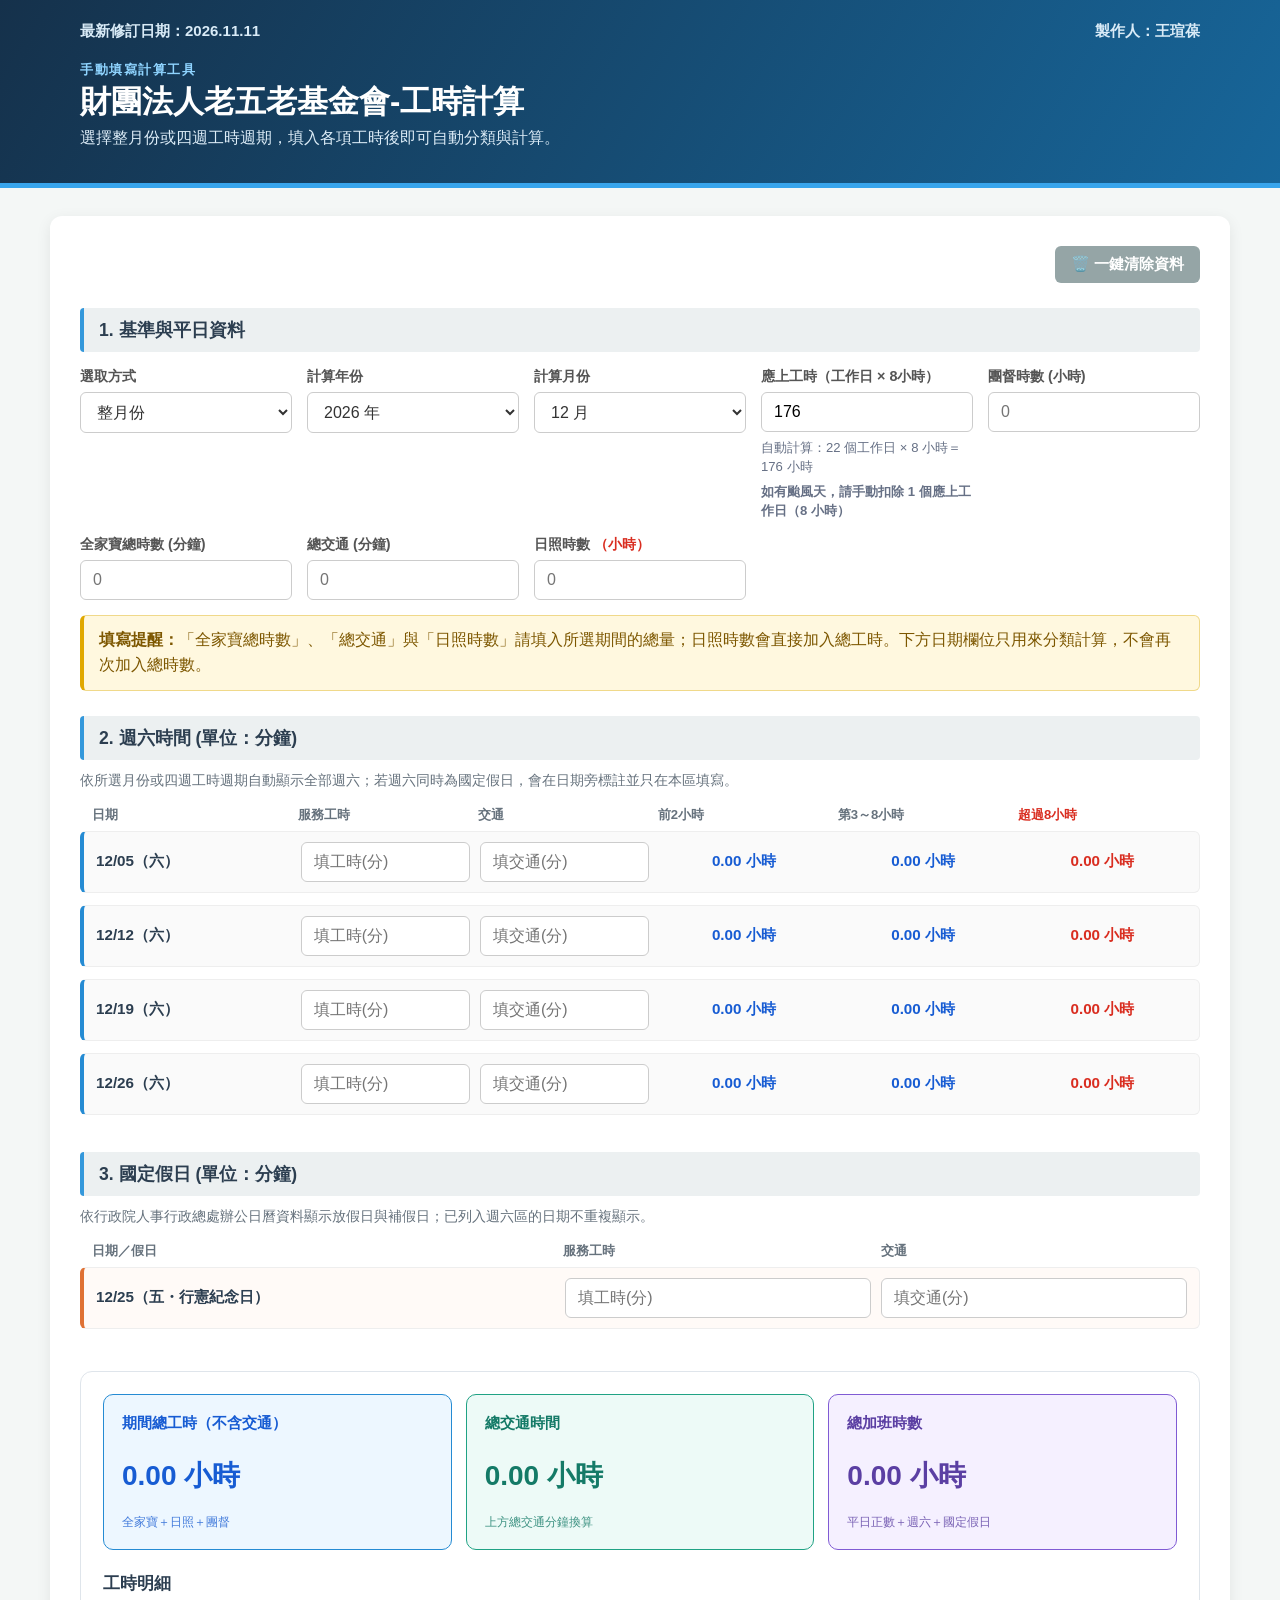
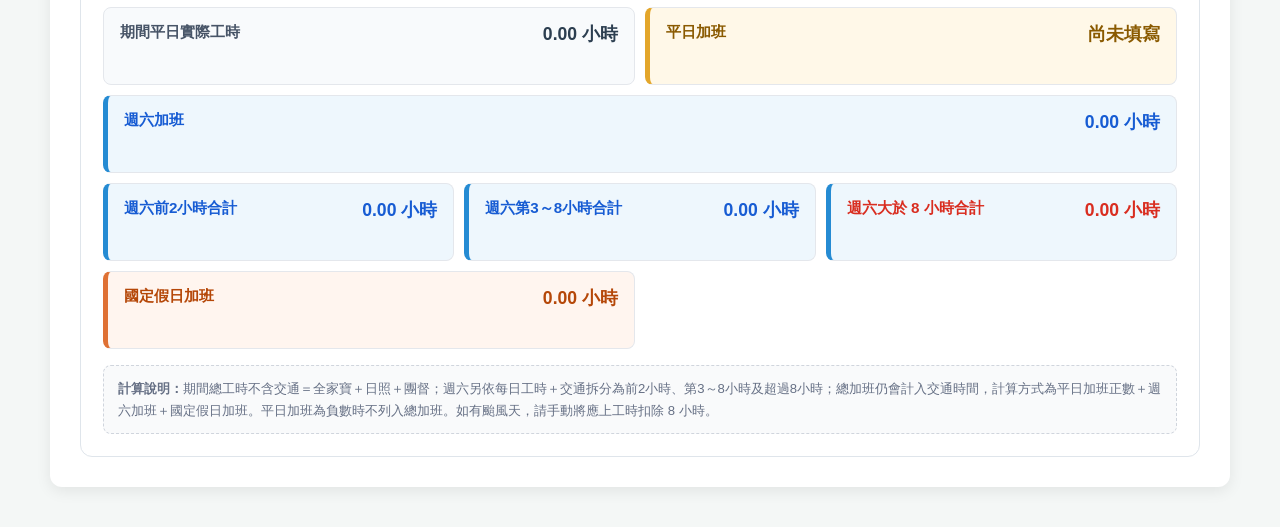
<file: index.html>
<!DOCTYPE html>
<html lang="zh-TW">
<head>
    <meta charset="UTF-8">
    <meta name="viewport" content="width=device-width, initial-scale=1.0">
    <title>財團法人老五老基金會-工時計算</title>
    <style>
        :root {
            --primary-color: #2c3e50;
            --accent-color: #3498db;
            --warning-color: #e74c3c;
            --success-color: #2ecc71;
            --bg-color: #f4f7f6;
        }

        body {
            font-family: -apple-system, BlinkMacSystemFont, "Segoe UI", Roboto, "Helvetica Neue", Arial, sans-serif;
            background-color: var(--bg-color);
            margin: 0;
            padding: 0 0 40px;
            color: #333;
        }

        .hero {
            background: linear-gradient(120deg, #15314b, #17669a);
            color: #fff;
            padding: 22px 0 34px;
            border-bottom: 5px solid #38a5ec;
        }

        .hero-wrap {
            width: min(1120px, calc(100% - 48px));
            margin: 0 auto;
        }

        .hero-meta {
            display: flex;
            justify-content: space-between;
            gap: 18px;
            margin-bottom: 20px;
            color: #d9ebf7;
            font-size: 15px;
            font-weight: 750;
        }

        .hero h1 {
            margin: 2px 0 5px;
            font-size: 31px;
        }

        .hero p {
            margin: 0;
            color: #dcecf7;
        }

        .hero .eyebrow {
            color: #8fd4ff;
            font-weight: 800;
            letter-spacing: .12em;
            font-size: 13px;
        }

        .container {
            max-width: 1120px;
            margin: 28px auto 0;
            background: #ffffff;
            padding: 30px;
            border-radius: 12px;
            box-shadow: 0 4px 15px rgba(0, 0, 0, 0.08);
        }

        .header-actions {
            display: flex;
            justify-content: flex-end;
            margin-bottom: 10px;
        }

        .clear-btn {
            background-color: #95a5a6;
            color: white;
            border: none;
            padding: 8px 16px;
            border-radius: 6px;
            cursor: pointer;
            font-size: 0.95rem;
            font-weight: bold;
            transition: background-color 0.2s;
            display: flex;
            align-items: center;
            gap: 5px;
        }

        .clear-btn:hover {
            background-color: #7f8c8d;
        }

        .section-title {
            font-size: 1.1rem;
            font-weight: bold;
            color: var(--primary-color);
            margin-top: 25px;
            margin-bottom: 15px;
            background-color: #ecf0f1;
            padding: 10px 15px;
            border-left: 4px solid var(--accent-color);
            border-radius: 4px;
        }

        .input-grid {
            display: grid;
            grid-template-columns: repeat(auto-fit, minmax(180px, 1fr));
            gap: 15px;
        }

        .input-group {
            display: flex;
            flex-direction: column;
        }

        .range-start-field {
            grid-column: span 2;
        }

        .is-hidden {
            display: none !important;
        }

        select {
            padding: 10px 12px;
            border: 1px solid #ccc;
            border-radius: 6px;
            font-size: 1rem;
            background-color: #fff;
            color: #333;
        }

        select:focus {
            outline: none;
            border-color: var(--accent-color);
            background-color: #f0f8ff;
        }

        .input-notice {
            margin-top: 15px;
            padding: 12px 15px;
            color: #7d5700;
            background-color: #fff8df;
            border: 1px solid #f0d98a;
            border-left: 4px solid #e0a800;
            border-radius: 6px;
            line-height: 1.55;
        }

        .calendar-note {
            margin: -5px 0 15px;
            color: #66727d;
            font-size: 0.88rem;
            line-height: 1.5;
        }

        .empty-state {
            padding: 14px;
            color: #6c757d;
            background-color: #fafafa;
            border: 1px dashed #ccd2d7;
            border-radius: 6px;
            text-align: center;
        }

        .time-entry-header,
        .time-entry-row {
            display: grid;
            gap: 10px;
            align-items: center;
        }

        .time-entry-header {
            padding: 0 12px 7px;
            color: #66727d;
            font-size: 0.82rem;
            font-weight: 700;
        }

        .saturday-time-header,
        .saturday-time-row {
            grid-template-columns: minmax(145px, 1.15fr) repeat(5, minmax(105px, 1fr));
        }

        .holiday-time-header,
        .holiday-time-row {
            grid-template-columns: minmax(260px, 1.5fr) repeat(2, minmax(150px, 1fr));
        }

        .time-entry-row {
            margin-bottom: 12px;
            background-color: #fafafa;
            padding: 10px 12px;
            border-radius: 6px;
            border: 1px solid #eee;
        }

        .saturday-time-row { border-left: 4px solid #258bd3; }
        .holiday-time-row { border-left: 4px solid #df7134; background-color: #fffaf7; }

        .time-entry-row label {
            margin: 0;
            color: #2c3e50;
            font-weight: bold;
            font-size: 0.95rem;
        }

        .tier-value {
            color: #175cd3;
            font-size: 0.95rem;
            font-weight: 750;
            text-align: center;
            white-space: nowrap;
        }

        .tier-value.over-eight {
            color: #d92d20;
        }

        label {
            font-size: 0.9rem;
            margin-bottom: 6px;
            color: #555;
            font-weight: 600;
        }

        .unit-warning {
            color: #d92d20;
            font-weight: 700;
        }

        input {
            padding: 10px 12px;
            border: 1px solid #ccc;
            border-radius: 6px;
            font-size: 1rem;
            transition: border-color 0.2s;
            width: 100%;
            box-sizing: border-box;
        }

        input:focus {
            outline: none;
            border-color: var(--accent-color);
            background-color: #f0f8ff;
        }

        .field-help {
            margin-top: 6px;
            color: #667085;
            font-size: 0.82rem;
            line-height: 1.45;
        }

        .period-error {
            display: none;
            margin-top: 12px;
            padding: 10px 12px;
            color: #b42318;
            background-color: #fee4e2;
            border: 1px solid #fda29b;
            border-radius: 6px;
            font-size: 0.9rem;
        }

        .alert-container {
            display: flex;
            flex-direction: column;
            gap: 8px;
            margin-bottom: 15px;
        }
        
        .inline-alert {
            color: var(--warning-color);
            background-color: #fde8e8;
            padding: 10px 15px;
            border-radius: 6px;
            font-size: 0.95rem;
            border-left: 4px solid var(--warning-color);
            animation: fadeIn 0.3s ease-in-out;
        }

        @keyframes fadeIn {
            from { opacity: 0; transform: translateY(-5px); }
            to { opacity: 1; transform: translateY(0); }
        }

        .results-card {
            background-color: #ffffff;
            border-radius: 12px;
            padding: 22px;
            margin-top: 30px;
            border: 1px solid #dfe5eb;
        }

        .summary-grid {
            display: grid;
            grid-template-columns: repeat(3, minmax(0, 1fr));
            gap: 14px;
        }

        .summary-card {
            min-height: 118px;
            padding: 18px;
            border: 1px solid;
            border-radius: 10px;
            display: flex;
            flex-direction: column;
            justify-content: space-between;
        }

        .summary-card.total {
            color: #175cd3;
            background-color: #edf7ff;
            border-color: #258bd3;
        }

        .summary-card.transport {
            color: #147a67;
            background-color: #edfaf7;
            border-color: #20a284;
        }

        .summary-card.overtime {
            color: #5b3fa3;
            background-color: #f5f0ff;
            border-color: #805bd4;
        }

        .summary-label {
            font-size: 0.95rem;
            font-weight: 700;
        }

        .summary-value {
            margin-top: 12px;
            font-size: 1.75rem;
            font-weight: bold;
            line-height: 1.15;
            transition: color 0.3s;
        }

        .summary-help {
            margin-top: 8px;
            font-size: 0.78rem;
            color: currentColor;
            opacity: 0.8;
        }

        .detail-section {
            margin-top: 22px;
        }

        .detail-heading {
            margin: 0 0 12px;
            color: var(--primary-color);
            font-size: 1.05rem;
        }

        .detail-grid {
            display: grid;
            grid-template-columns: repeat(6, minmax(0, 1fr));
            gap: 10px;
        }

        .detail-item {
            grid-column: span 3;
            display: flex;
            align-items: flex-start;
            justify-content: space-between;
            gap: 16px;
            min-height: 48px;
            padding: 14px 16px;
            background-color: #f8fafc;
            border: 1px solid #e4e7ec;
            border-radius: 8px;
        }

        .detail-item.saturday-total-row {
            grid-column: 1 / -1;
        }

        .detail-item.saturday-tier-detail {
            grid-column: span 2;
        }

        .detail-item.weekday-overtime-detail {
            border-left: 5px solid #e3a62b;
            background-color: #fff8e8;
        }

        .detail-item.saturday-detail {
            border-left: 5px solid #258bd3;
            background-color: #eef7fd;
        }

        .detail-item.holiday-detail {
            border-left: 5px solid #df7134;
            background-color: #fff5ef;
        }

        .detail-item.weekday-overtime-detail .detail-label,
        .detail-item.weekday-overtime-detail .detail-value { color: #8a5a00; }
        .detail-item.saturday-detail .detail-label,
        .detail-item.saturday-detail .detail-value { color: #175cd3; }
        .detail-item.holiday-detail .detail-label,
        .detail-item.holiday-detail .detail-value { color: #b54708; }
        .detail-item.saturday-over8-detail .detail-label,
        .detail-item.saturday-over8-detail .detail-value { color: #d92d20; }

        .detail-label {
            color: #475467;
            font-size: 0.95rem;
            font-weight: 600;
        }

        .detail-value-wrap {
            text-align: right;
        }

        .detail-value {
            color: var(--primary-color);
            font-size: 1.1rem;
            font-weight: 700;
            white-space: nowrap;
        }

        .calculation-note {
            margin-top: 16px;
            padding: 12px 14px;
            color: #667085;
            background-color: #f9fafb;
            border: 1px dashed #d0d5dd;
            border-radius: 8px;
            font-size: 0.82rem;
            line-height: 1.65;
        }

        .shortage-label {
            display: none;
            margin-top: 7px;
            padding: 4px 10px;
            color: #b42318;
            background-color: #fee4e2;
            border: 1px solid #fda29b;
            border-radius: 999px;
            font-size: 0.88rem;
            font-weight: bold;
        }

        .alert-box {
            margin-top: 15px;
            padding: 15px;
            border-radius: 6px;
            font-weight: bold;
            text-align: center;
            display: none;
            font-size: 1.1rem;
        }

        .alert-box.danger {
            background-color: #fde8e8;
            color: var(--warning-color);
            border: 2px solid #f8b4b4;
            display: block;
            animation: blink 1s ease-in-out infinite alternate;
        }
        
        @keyframes blink {
            0% { box-shadow: 0 0 5px rgba(231, 76, 60, 0.2); }
            100% { box-shadow: 0 0 15px rgba(231, 76, 60, 0.8); }
        }

        @media (max-width: 600px) {
            .time-entry-header { display: none; }
            .time-entry-row {
                grid-template-columns: 1fr;
                gap: 8px;
                text-align: center;
            }
            .time-entry-row label {
                margin-bottom: 5px;
            }
        }
    </style>
</head>
<body>

<header class="hero">
    <div class="hero-wrap">
        <div class="hero-meta">
            <span>最新修訂日期：2026.11.11</span>
            <span>製作人：王瑄葆</span>
        </div>
        <p class="eyebrow">手動填寫計算工具</p>
        <h1>財團法人老五老基金會-工時計算</h1>
        <p>選擇整月份或四週工時週期，填入各項工時後即可自動分類與計算。</p>
    </div>
</header>

<div class="container">
    <div class="header-actions">
        <button class="clear-btn" onclick="clearFields()">🗑️ 一鍵清除資料</button>
    </div>

    <div class="section-title">1. 基準與平日資料</div>
    <div class="input-grid">
        <div class="input-group">
            <label for="periodMode">選取方式</label>
            <select id="periodMode" onchange="handleModeChange()">
                <option value="month" selected>整月份</option>
                <option value="range">四週工時</option>
            </select>
        </div>
        <div class="input-group month-period-field">
            <label for="calendarYear">計算年份</label>
            <select id="calendarYear" onchange="handlePeriodChange()"></select>
        </div>
        <div class="input-group month-period-field">
            <label for="calendarMonth">計算月份</label>
            <select id="calendarMonth" onchange="handlePeriodChange()"></select>
        </div>
        <div class="input-group range-period-field range-start-field is-hidden">
            <label for="rangeStart">週期第一天</label>
            <select id="rangeStart" onchange="handleFourWeekStartChange()"></select>
        </div>
        <div class="input-group range-period-field is-hidden">
            <label for="rangeEnd">週期結束日（自動）</label>
            <input type="text" id="rangeEnd" readonly aria-readonly="true">
        </div>
        <div class="input-group">
            <label for="requiredHours">應上工時（工作日 × 8小時）</label>
            <input type="number" id="requiredHours" min="0" max="20000" step="0.01" value="0" oninput="handleRequiredHoursInput()">
            <span id="workdaySummary" class="field-help"></span>
            <span class="field-help unit-warning">如有颱風天，請手動扣除 1 個應上工作日（8 小時）</span>
        </div>
        <div class="input-group">
            <label for="groupSupHours">團督時數 (小時)</label>
            <input type="number" id="groupSupHours" placeholder="0" min="0" max="744" step="0.01" oninput="validateNumber(this); calculateHours()">
        </div>
        <div class="input-group">
            <label for="weekdayMin">全家寶總時數 (分鐘)</label>
            <input type="number" id="weekdayMin" placeholder="0" min="0" max="44640" step="1" oninput="validateNumber(this); calculateHours()">
        </div>
        <div class="input-group">
            <label for="transportMin">總交通 (分鐘)</label>
            <input type="number" id="transportMin" placeholder="0" min="0" max="44640" step="1" oninput="validateNumber(this); calculateHours()">
        </div>
        <div class="input-group">
            <label for="daycareHours">日照時數 <span class="unit-warning">（小時）</span></label>
            <input type="number" id="daycareHours" placeholder="0" min="0" max="744" step="0.01" oninput="validateNumber(this); calculateHours()">
        </div>
    </div>

    <div id="periodError" class="period-error" role="alert"></div>

    <div class="input-notice">
        <strong>填寫提醒：</strong>「全家寶總時數」、「總交通」與「日照時數」請填入所選期間的總量；日照時數會直接加入總工時。下方日期欄位只用來分類計算，不會再次加入總時數。
    </div>

    <div class="section-title">2. 週六時間 (單位：分鐘)</div>
    <div class="calendar-note">依所選月份或四週工時週期自動顯示全部週六；若週六同時為國定假日，會在日期旁標註並只在本區填寫。</div>
    <div class="time-entry-header saturday-time-header" aria-hidden="true"><span>日期</span><span>服務工時</span><span>交通</span><span>前2小時</span><span>第3～8小時</span><span class="unit-warning">超過8小時</span></div>
    <div id="saturdayContainer"></div>
    <!-- 週六超時警告專區 -->
    <div id="saturdayAlerts" class="alert-container"></div>

    <div class="section-title">3. 國定假日 (單位：分鐘)</div>
    <div class="calendar-note">依行政院人事行政總處辦公日曆資料顯示放假日與補假日；已列入週六區的日期不重複顯示。</div>
    <div class="time-entry-header holiday-time-header" aria-hidden="true"><span>日期／假日</span><span>服務工時</span><span>交通</span></div>
    <div id="holidayContainer"></div>
    <!-- 國定假日超時警告專區 -->
    <div id="holidayAlerts" class="alert-container"></div>

    <!-- 計算結果面板 -->
    <div class="results-card">
        <div class="summary-grid">
            <div class="summary-card total">
                <span class="summary-label">期間總工時（不含交通）</span>
                <span class="summary-value" id="grandTotal">0.00 小時</span>
                <span class="summary-help">全家寶＋日照＋團督</span>
            </div>
            <div class="summary-card transport">
                <span class="summary-label">總交通時間</span>
                <span class="summary-value" id="transportTotal">0.00 小時</span>
                <span class="summary-help">上方總交通分鐘換算</span>
            </div>
            <div class="summary-card overtime">
                <span class="summary-label">總加班時數</span>
                <span class="summary-value" id="overtimeTotal">0.00 小時</span>
                <span class="summary-help">平日正數＋週六＋國定假日</span>
            </div>
        </div>

        <div class="detail-section">
            <h3 class="detail-heading">工時明細</h3>
            <div class="detail-grid">
                <div class="detail-item">
                    <span class="detail-label">期間平日實際工時</span>
                    <div class="detail-value-wrap"><span class="detail-value" id="weekdayTotal">0.00 小時</span></div>
                </div>
                <div class="detail-item weekday-overtime-detail">
                    <span class="detail-label">平日加班</span>
                    <div class="detail-value-wrap">
                        <span class="detail-value" id="weekdayOvertimeDisplay">0.00 小時</span>
                        <div id="weekdayShortageLabel" class="shortage-label">應上不足</div>
                    </div>
                </div>
                <div class="detail-item saturday-detail saturday-total-row">
                    <span class="detail-label">週六加班</span>
                    <div class="detail-value-wrap"><span class="detail-value" id="saturdayTotal">0.00 小時</span></div>
                </div>
                <div class="detail-item saturday-detail saturday-tier-detail">
                    <span class="detail-label">週六前2小時合計</span>
                    <div class="detail-value-wrap"><span class="detail-value" id="saturdayTier1Total">0.00 小時</span></div>
                </div>
                <div class="detail-item saturday-detail saturday-tier-detail">
                    <span class="detail-label">週六第3～8小時合計</span>
                    <div class="detail-value-wrap"><span class="detail-value" id="saturdayTier2Total">0.00 小時</span></div>
                </div>
                <div class="detail-item saturday-detail saturday-tier-detail saturday-over8-detail">
                    <span class="detail-label">週六大於 8 小時合計</span>
                    <div class="detail-value-wrap"><span class="detail-value" id="saturdayOver8Total">0.00 小時</span></div>
                </div>
                <div class="detail-item holiday-detail">
                    <span class="detail-label">國定假日加班</span>
                    <div class="detail-value-wrap"><span class="detail-value" id="holidayTotal">0.00 小時</span></div>
                </div>
            </div>
        </div>

        <div class="calculation-note">
            <strong>計算說明：</strong>期間總工時不含交通＝全家寶＋日照＋團督；週六另依每日工時＋交通拆分為前2小時、第3～8小時及超過8小時；總加班仍會計入交通時間，計算方式為平日加班正數＋週六加班＋國定假日加班。平日加班為負數時不列入總加班。如有颱風天，請手動將應上工時扣除 8 小時。
        </div>

        <div id="alertBox" class="alert-box"></div>
    </div>
</div>

<script src="holidays.js?v=20261006-1"></script>
<script>
    const officialHolidays = window.OFO_HOLIDAYS;

    let activePeriod = null;

    function initializeCalendarSelectors() {
        const yearSelect = document.getElementById('calendarYear');
        const monthSelect = document.getElementById('calendarMonth');
        const rangeStart = document.getElementById('rangeStart');
        const rangeEnd = document.getElementById('rangeEnd');
        const today = new Date();
        const supportedYears = Object.keys(officialHolidays).map(Number);
        const defaultYear = supportedYears.includes(today.getFullYear())
            ? today.getFullYear()
            : supportedYears[supportedYears.length - 1];

        yearSelect.innerHTML = supportedYears
            .map(year => `<option value="${year}"${year === defaultYear ? ' selected' : ''}>${year} 年</option>`)
            .join('');
        monthSelect.innerHTML = Array.from({ length: 12 }, (_, index) => {
            const month = index + 1;
            const selected = month === today.getMonth() + 1 ? ' selected' : '';
            return `<option value="${month}"${selected}>${month} 月</option>`;
        }).join('');

        const min = new Date(Date.UTC(supportedYears[0],0,1));
        const max = new Date(Date.UTC(supportedYears.at(-1),11,31));
        const anchor = new Date('2026-07-19T00:00:00Z');
        const span = 28 * 86400000;
        const first = new Date(+anchor + Math.ceil((min-anchor)/span)*span);
        const options = [];
        for(let date=+first;date+27*86400000<=max;date+=span) {
            const value=new Date(date).toISOString().slice(0,10);
            const end=new Date(date+27*86400000).toISOString().slice(0,10);
            options.push('<option value="'+value+'">'+value+' ～ '+end+'</option>');
        }
        rangeStart.innerHTML=options.join('');
        setDefaultFourWeekPeriod();
    }

    function formatDateLabel(date, holidayName = '', includeYear = false) {
        const year = date.getUTCFullYear();
        const month = String(date.getUTCMonth() + 1).padStart(2, '0');
        const day = String(date.getUTCDate()).padStart(2, '0');
        const dateText = includeYear ? `${year}/${month}/${day}` : `${month}/${day}`;
        return `${dateText}（六${holidayName ? `・${holidayName}` : ''}）`;
    }

    function createTimeRow(prefix, index, label, category) {
        return `
            <div class="time-entry-row ${category === 'sat' ? 'saturday-time-row' : 'holiday-time-row'}">
                <label for="${prefix}W${index}">${label}</label>
                <input type="number" id="${prefix}W${index}" data-category="${category}" data-entry="work" data-label="${label}" aria-label="${label} 工時（分鐘）" placeholder="填工時(分)" min="0" max="1440" step="1" oninput="validateNumber(this); calculateHours()">
                <input type="number" id="${prefix}T${index}" data-category="${category}" data-entry="transport" data-label="${label}" aria-label="${label} 交通（分鐘）" placeholder="填交通(分)" min="0" max="1440" step="1" oninput="validateNumber(this); calculateHours()">
                ${category === 'sat' ? `<span class="tier-value" id="satTier1${index}" aria-label="${label} 前2小時">0.00 小時</span><span class="tier-value" id="satTier2${index}" aria-label="${label} 第3至8小時">0.00 小時</span><span class="tier-value over-eight" id="satOver8${index}" aria-label="${label} 超過8小時">0.00 小時</span>` : ''}
            </div>`;
    }

    function getEditableInputs() {
        return [...document.querySelectorAll('input[type="number"]:not(#requiredHours)')];
    }

    function hasEnteredData() {
        return getEditableInputs().some(input => input.value !== '');
    }

    function clearCalculationInputs() {
        getEditableInputs().forEach(input => input.value = '');
    }

    function setDefaultFourWeekPeriod() {
        const anchor = new Date('2026-07-19T00:00:00Z');
        const now = new Date();
        const today = new Date(Date.UTC(now.getFullYear(), now.getMonth(), now.getDate()));
        const cycleIndex = Math.floor((today - anchor) / (28 * 24 * 60 * 60 * 1000));
        const start = new Date(anchor);
        start.setUTCDate(start.getUTCDate() + cycleIndex * 28);
        const selector=document.getElementById('rangeStart');
        const options=[...selector.options];
        const value=start.toISOString().slice(0,10);
        selector.value=options.find(option=>option.value===value)?.value || (value<options[0].value?options[0].value:options.at(-1).value);
        syncFourWeekEnd();
    }

    function syncFourWeekEnd() {
        const startValue = document.getElementById('rangeStart').value;
        if (!startValue) {
            document.getElementById('rangeEnd').value = '';
            return;
        }
        const end = new Date(`${startValue}T00:00:00Z`);
        end.setUTCDate(end.getUTCDate() + 27);
        document.getElementById('rangeEnd').value = end.toISOString().slice(0, 10);
    }

    function handleFourWeekStartChange() {
        syncFourWeekEnd();
        handlePeriodChange();
    }

    function updatePeriodModeVisibility() {
        const isRange = document.getElementById('periodMode').value === 'range';
        document.querySelectorAll('.month-period-field').forEach(element => {
            element.classList.toggle('is-hidden', isRange);
        });
        document.querySelectorAll('.range-period-field').forEach(element => {
            element.classList.toggle('is-hidden', !isRange);
        });
    }

    function getPeriodSelection() {
        const mode = document.getElementById('periodMode').value;
        if (mode === 'range') {
            return {
                mode,
                start: document.getElementById('rangeStart').value,
                end: document.getElementById('rangeEnd').value
            };
        }

        return {
            mode,
            year: String(document.getElementById('calendarYear').value),
            month: String(document.getElementById('calendarMonth').value)
        };
    }

    function restorePeriodSelection(period) {
        if (!period) return;
        document.getElementById('periodMode').value = period.mode;
        if (period.mode === 'range') {
            document.getElementById('rangeStart').value = period.start;
            document.getElementById('rangeEnd').value = period.end;
        } else {
            document.getElementById('calendarYear').value = period.year;
            document.getElementById('calendarMonth').value = period.month;
        }
        updatePeriodModeVisibility();
        showPeriodError('');
    }

    function periodsEqual(first, second) {
        return JSON.stringify(first) === JSON.stringify(second);
    }

    function showPeriodError(message) {
        const error = document.getElementById('periodError');
        error.textContent = message;
        error.style.display = message ? 'block' : 'none';
    }

    function validatePeriod(period) {
        if (period.mode !== 'range') return '';
        if (!period.start || !period.end) return '請選擇四週週期的第一天。';

        const startInput = document.getElementById('rangeStart');
        if (![...startInput.options].some(option=>option.value===period.start)) {
            return '請選擇有效的四週週期。';
        }
        return '';
    }

    function handleModeChange() {
        if (document.getElementById('periodMode').value === 'range') {
            if (!document.getElementById('rangeStart').value) setDefaultFourWeekPeriod();
            syncFourWeekEnd();
        }
        updatePeriodModeVisibility();
        handlePeriodChange();
    }

    function handlePeriodChange() {
        const nextPeriod = getPeriodSelection();
        const validationMessage = validatePeriod(nextPeriod);
        if (validationMessage) {
            showPeriodError(validationMessage);
            return;
        }
        showPeriodError('');

        if (activePeriod && !periodsEqual(activePeriod, nextPeriod) && hasEnteredData()) {
            const confirmed = confirm('切換計算期間會清除目前已填寫的工時資料，確定要切換嗎？');
            if (!confirmed) {
                restorePeriodSelection(activePeriod);
                return;
            }
        }

        clearCalculationInputs();
        generatePeriodRows(nextPeriod);
    }

    function getPeriodBounds(period) {
        if (period.mode === 'range') {
            return {
                start: new Date(`${period.start}T00:00:00Z`),
                end: new Date(`${period.end}T00:00:00Z`)
            };
        }

        const year = Number(period.year);
        const month = Number(period.month);
        return {
            start: new Date(Date.UTC(year, month - 1, 1)),
            end: new Date(Date.UTC(year, month, 0))
        };
    }

    function generatePeriodRows(period = getPeriodSelection()) {
        const { start, end } = getPeriodBounds(period);
        const allHolidayEntries = Object.values(officialHolidays).flat();
        const holidayMap = new Map(allHolidayEntries);
        const allHolidayDates = new Set(holidayMap.keys());
        const periodHolidays = [...holidayMap.entries()].filter(([date]) => {
            const holidayDate = new Date(`${date}T00:00:00Z`);
            return holidayDate >= start && holidayDate <= end;
        });
        const saturdays = [];
        let workdayCount = 0;

        for (let date = new Date(start); date <= end; date.setUTCDate(date.getUTCDate() + 1)) {
            const isoDate = date.toISOString().slice(0, 10);
            if (date.getUTCDay() === 6) saturdays.push(new Date(date));
            if (date.getUTCDay() >= 1 && date.getUTCDay() <= 5 && !allHolidayDates.has(isoDate)) {
                workdayCount++;
            }
        }

        const requiredHours = workdayCount * 8;
        const requiredInput = document.getElementById('requiredHours');
        requiredInput.value = requiredHours;
        requiredInput.dataset.autoValue = String(requiredHours);
        requiredInput.dataset.workdayCount = String(workdayCount);
        updateRequiredHoursSummary();

        document.getElementById('saturdayContainer').innerHTML = saturdays
            .map((date, index) => {
                const isoDate = date.toISOString().slice(0, 10);
                return createTimeRow('sat', index + 1, formatDateLabel(date, holidayMap.get(isoDate), period.mode === 'range'), 'sat');
            })
            .join('') || '<div class="empty-state">所選期間沒有週六</div>';

        const nonSaturdayHolidays = periodHolidays.filter(([date]) => {
            return new Date(`${date}T00:00:00Z`).getUTCDay() !== 6;
        });
        document.getElementById('holidayContainer').innerHTML = nonSaturdayHolidays.length
            ? nonSaturdayHolidays.map(([date, name], index) => {
                const dateObject = new Date(`${date}T00:00:00Z`);
                const weekdays = ['日', '一', '二', '三', '四', '五', '六'];
                const dateText = period.mode === 'range' ? date.replaceAll('-', '/') : date.slice(5).replace('-', '/');
                const label = `${dateText}（${weekdays[dateObject.getUTCDay()]}・${name}）`;
                return createTimeRow('hol', index + 1, label, 'hol');
            }).join('')
            : '<div class="empty-state">所選期間沒有需要另外填寫的國定假日</div>';

        activePeriod = { ...period };
        calculateHours();
    }

    function updateRequiredHoursSummary() {
        const input = document.getElementById('requiredHours');
        const autoValue = Number(input.dataset.autoValue || 0);
        const workdayCount = Number(input.dataset.workdayCount || 0);
        const currentValue = getVal('requiredHours');
        const manualText = currentValue !== autoValue ? `；目前手動設定為 ${currentValue} 小時` : '';
        document.getElementById('workdaySummary').innerText = `自動計算：${workdayCount} 個工作日 × 8 小時＝${autoValue} 小時${manualText}`;
    }

    function handleRequiredHoursInput() {
        const input = document.getElementById('requiredHours');
        validateNumber(input);
        updateRequiredHoursSummary();
        calculateHours();
    }

    function validateNumber(input) {
        if (input.value === '') return;
        let value = Number(input.value);
        const min = input.min === '' ? null : Number(input.min);
        const max = input.max === '' ? null : Number(input.max);

        if (!Number.isFinite(value)) {
            input.value = '';
            return;
        }
        if (min !== null && value < min) value = min;
        if (max !== null && value > max) value = max;
        input.value = value;
    }

    function getVal(id) {
        const element = document.getElementById(id);
        const value = element ? parseFloat(element.value) : 0;
        if (!element || !Number.isFinite(value)) return 0;
        const bounded=Math.min(Math.max(0,value),element.max===''?Infinity:Number(element.max));
        const decimals=element.step==='1'?0:2;
        return Number(bounded.toFixed(decimals));
    }

    function getCategoryDailyTotals(category) {
        const workInputs = [...document.querySelectorAll(`input[data-category="${category}"][data-entry="work"]`)];
        return workInputs.map(workInput => {
            const index = workInput.id.replace(/\D/g, '');
            const prefix = category === 'sat' ? 'sat' : 'hol';
            return {
                index,
                label: workInput.dataset.label,
                minutes: getVal(workInput.id) + getVal(`${prefix}T${index}`)
            };
        });
    }

    function calculateHours() {
        const requiredHours = getVal('requiredHours');
        const groupSupHours = getVal('groupSupHours');
        const weekdayMin = getVal('weekdayMin');
        const transportMin = getVal('transportMin');
        const daycareHours = getVal('daycareHours');
        const hasData = hasEnteredData();
        
        let saturdayHours = 0;
        let saturdayTier1Hours = 0;
        let saturdayTier2Hours = 0;
        let saturdayOver8Hours = 0;
        let satAlertsHTML = '';
        
        getCategoryDailyTotals('sat').forEach(({ index, label, minutes: satDailyMin }) => {
            saturdayHours += satDailyMin / 60;
            const tier1Minutes = Math.min(satDailyMin, 120);
            const tier2Minutes = Math.min(Math.max(satDailyMin - 120, 0), 360);
            saturdayTier1Hours += tier1Minutes / 60;
            saturdayTier2Hours += tier2Minutes / 60;
            saturdayOver8Hours += Math.max(satDailyMin - 480, 0) / 60;
            document.getElementById(`satTier1${index}`).innerText = (tier1Minutes / 60).toFixed(2) + ' 小時';
            document.getElementById(`satTier2${index}`).innerText = (tier2Minutes / 60).toFixed(2) + ' 小時';
            document.getElementById(`satOver8${index}`).innerText = (Math.max(satDailyMin - 480, 0) / 60).toFixed(2) + ' 小時';

            if (satDailyMin > 480) {
                let excessMin = satDailyMin - 480;
                let excessHrs = (excessMin / 60).toFixed(2);
                satAlertsHTML += `
                    <div class="inline-alert">
                        ⚠️ <strong>${label}</strong> 合計達 ${satDailyMin} 分鐘，已超過 480 分鐘！<br>
                        👉 額外超出：<strong>${excessMin} 分鐘</strong> (折合 <strong>${excessHrs} 小時</strong>)
                    </div>`;
            }
        });
        document.getElementById('saturdayAlerts').innerHTML = satAlertsHTML;

        let holidayHoursOnly = 0;
        let holAlertsHTML = '';
        
        getCategoryDailyTotals('hol').forEach(({ label, minutes: holDailyMin }) => {
            holidayHoursOnly += holDailyMin / 60;

            if (holDailyMin > 480) {
                holAlertsHTML += `
                    <div class="inline-alert">
                        🛑 <strong>${label}</strong> 合計達 ${holDailyMin} 分鐘！<br>
                        👉 <strong>[警告不得超過8小時]</strong> 請確認您填寫的時數是否正確。
                    </div>`;
            }
        });
        document.getElementById('holidayAlerts').innerHTML = holAlertsHTML;
        
        const grandTotalHours = (weekdayMin + transportMin) / 60 + daycareHours + groupSupHours;
        const transportHours = transportMin / 60;
        const periodWorkHours = grandTotalHours - transportHours;
        const weekdayOvertime = grandTotalHours - saturdayHours - holidayHoursOnly - requiredHours;
        const totalOvertime = Number((Math.max(weekdayOvertime, 0) + saturdayHours + holidayHoursOnly).toFixed(2));
        const finalWeekdayTotal = grandTotalHours - saturdayHours - holidayHoursOnly;

        document.getElementById('grandTotal').innerText = periodWorkHours.toFixed(2) + " 小時";
        

        const totalOtEl = document.getElementById('overtimeTotal');
        totalOtEl.innerText = totalOvertime.toFixed(2) + " 小時";
        totalOtEl.style.color = totalOvertime > 46 ? 'var(--warning-color)' : '#5b3fa3';

        const weekdayOtEl = document.getElementById('weekdayOvertimeDisplay');
        const weekdayShortageLabel = document.getElementById('weekdayShortageLabel');
        weekdayOtEl.innerText = hasData ? weekdayOvertime.toFixed(2) + " 小時" : "尚未填寫";
        weekdayOtEl.style.color = hasData && weekdayOvertime < 0 ? 'var(--warning-color)' : '#8a5a00';
        weekdayShortageLabel.style.display = hasData && weekdayOvertime < 0 ? 'inline-block' : 'none';

        document.getElementById('weekdayTotal').innerText = finalWeekdayTotal.toFixed(2) + " 小時";
        document.getElementById('transportTotal').innerText = transportHours.toFixed(2) + " 小時";
        document.getElementById('saturdayTotal').innerText = saturdayHours.toFixed(2) + " 小時";
        document.getElementById('saturdayTier1Total').innerText = saturdayTier1Hours.toFixed(2) + " 小時";
        document.getElementById('saturdayTier2Total').innerText = saturdayTier2Hours.toFixed(2) + " 小時";
        document.getElementById('saturdayOver8Total').innerText = saturdayOver8Hours.toFixed(2) + " 小時";
        document.getElementById('holidayTotal').innerText = holidayHoursOnly.toFixed(2) + " 小時";

        const alertBox = document.getElementById('alertBox');
        if (totalOvertime > 46) {
            alertBox.className = "alert-box danger";
            alertBox.innerHTML = `🚨 警告：總加班時數已超過 46 小時上限，請盡速調整！`;
            alertBox.style.display = "block";
        } else {
            alertBox.className = "alert-box";
            alertBox.innerHTML = "";
            alertBox.style.display = "none";
        }
    }

    function clearFields() {
        if(confirm('確定要清除所有填寫的資料嗎？（應上工時將會保留）')) {
            clearCalculationInputs();
            calculateHours();
        }
    }

    initializeCalendarSelectors();
    updatePeriodModeVisibility();
    generatePeriodRows();
</script>

</body>
</html>
</file>
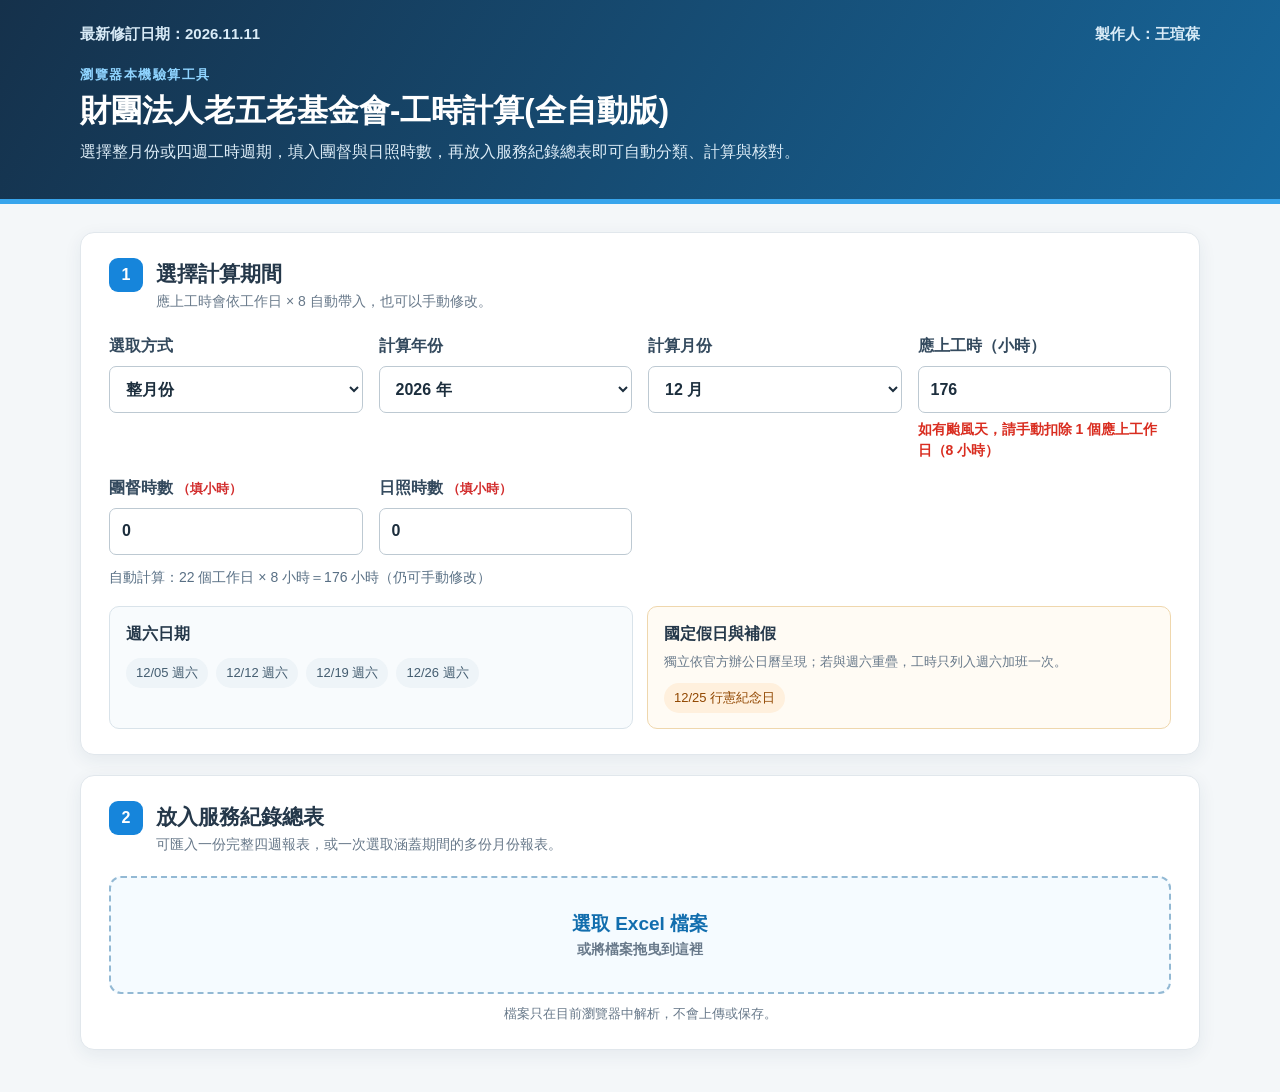
<file: excel-checker/index.html>
<!doctype html>
<html lang="zh-Hant">
<head>
  <meta charset="utf-8">
  <meta name="viewport" content="width=device-width, initial-scale=1">
  <title>財團法人老五老基金會-工時計算(全自動版)</title>
  <link rel="stylesheet" href="style.css?v=20261111-2">
  <script src="assets/jszip.min.js?v=3.10.1" defer></script>
  <script src="../holidays.js?v=20261006-1" defer></script>
  <script src="app.js?v=20261111-1" defer></script>
</head>
<body>
  <header class="hero">
    <div class="wrap">
      <div class="hero-meta"><span>最新修訂日期：2026.11.11</span><span>製作人：王瑄葆</span></div>
      <p class="eyebrow">瀏覽器本機驗算工具</p>
      <h1>財團法人老五老基金會-工時計算(全自動版)</h1>
      <p>選擇整月份或四週工時週期，填入團督與日照時數，再放入服務紀錄總表即可自動分類、計算與核對。</p>
    </div>
  </header>

  <main class="wrap main-grid">
    <section class="panel" aria-labelledby="period-title">
      <div class="section-heading">
        <span>1</span><div><h2 id="period-title">選擇計算期間</h2><p>應上工時會依工作日 × 8 自動帶入，也可以手動修改。</p></div>
      </div>
      <div class="form-grid four">
        <label>選取方式
          <select id="mode">
            <option value="month">整月份</option>
            <option value="range">四週工時</option>
          </select>
        </label>
        <label class="month-field">計算年份<select id="year"></select></label>
        <label class="month-field">計算月份<select id="month"></select></label>
        <label class="range-field hidden">四週週期（固定 28 天）<select id="startDate"></select></label>
        <label class="range-field hidden">週期結束日（自動）<input id="endDate" type="text" readonly aria-readonly="true"></label>
        <label>應上工時（小時）<input id="requiredHours" type="number" min="0" step="0.01"><span class="required-adjustment">如有颱風天，請手動扣除 1 個應上工作日（8 小時）</span></label>
        <label>團督時數 <em>（填小時）</em><input id="supervisionHours" type="number" min="0" step="0.01" value="0"></label>
        <label>日照時數 <em>（填小時）</em><input id="daycareHours" type="number" min="0" step="0.01" value="0"></label>
      </div>
      <div id="periodError" class="field-error hidden" role="alert"></div>
      <p id="requiredHint" class="hint"></p>
      <div class="calendar-groups">
        <div class="calendar-group">
          <h3>週六日期</h3>
          <div id="saturdayTags" class="tag-row"></div>
        </div>
        <div class="calendar-group holiday-group">
          <h3>國定假日與補假</h3>
          <p>獨立依官方辦公日曆呈現；若與週六重疊，工時只列入週六加班一次。</p>
          <div id="holidayTags" class="tag-row"></div>
        </div>
      </div>

    </section>

    <section class="panel" aria-labelledby="upload-title">
      <div class="section-heading">
        <span>2</span><div><h2 id="upload-title">放入服務紀錄總表</h2><p>可匯入一份完整四週報表，或一次選取涵蓋期間的多份月份報表。</p></div>
      </div>
      <label id="dropZone" class="drop-zone">
        <input id="fileInput" type="file" accept=".xlsx" multiple>
        <strong>選取 Excel 檔案</strong>
        <span>或將檔案拖曳到這裡</span>
      </label>
      <div class="privacy-note">檔案只在目前瀏覽器中解析，不會上傳或保存。</div>
      <div id="status" class="status hidden" role="status"></div>
      <details id="fileTableWrap" class="file-details hidden" open>
        <summary>查看 Excel 原始核對資料</summary>
        <p id="leaveNote" class="subnote">請假欄為 Excel 表頭記載的報表期間總數。</p>
        <div class="table-wrap compact-table">
          <table>
            <thead><tr><th>檔案</th><th>人員</th><th>報表期間</th><th>總工時</th><th>總交通</th><th>請假（報表期間）</th><th>核對</th><th>操作</th></tr></thead>
            <tbody id="fileTableBody"></tbody>
          </table>
        </div>
      </details>
    </section>

    <section id="resultsPanel" class="panel results-panel hidden" aria-labelledby="results-title">
      <div class="section-heading between">
        <div class="heading-with-number"><span>3</span><div><h2 id="results-title">驗算結果</h2><p id="periodLabel">尚未放入檔案</p></div></div>
        <div class="result-actions">
          <button id="resetButton" class="secondary" type="button">清除檔案</button>
          <button id="clearAllButton" class="secondary danger-secondary" type="button">清除全部</button>
        </div>
      </div>
      <div id="warnings" class="warnings hidden"></div>

      <div class="summary-grid">
        <article class="summary-card blue"><small>期間總工時</small><strong id="periodWork">—</strong><span>不含交通</span></article>
        <article class="summary-card teal"><small>總交通時間</small><strong id="transportTotal">—</strong><span>由 Excel 自動加總</span></article>
        <article id="overtimeCard" class="summary-card purple"><small>總加班時數</small><strong id="overtimeTotal">—</strong><span>負數平日加班不列入</span><b id="overtimeWarning" class="card-warning hidden">⚠ 已超過 46 小時</b></article>
      </div>

      <div class="detail-grid overtime-layout">
        <div class="metric prominent-metric weekday-overtime-metric">
          <span>平日加班</span><strong id="weekdayOvertime">—</strong><b id="shortageBadge" class="badge danger hidden">應上不足</b>
        </div>
        <div class="metric prominent-metric saturday-metric">
          <div class="saturday-stat saturday-total-stat"><span>週六加班</span><strong id="saturdayOvertime">—</strong></div>
          <div class="saturday-tier-grid">
            <div class="saturday-stat"><span>前2小時合計</span><strong id="saturdayTier1">—</strong></div>
            <div class="saturday-stat"><span>第3～8小時合計</span><strong id="saturdayTier2">—</strong></div>
            <div class="saturday-stat saturday-over8"><span>大於 8 小時合計</span><strong id="saturdayOver8">—</strong></div>
          </div>
        </div>
        <div class="metric prominent-metric holiday-overtime-metric"><span>國定假日加班</span><strong id="holidayOvertime">—</strong></div>
      </div>

      <div class="detail-grid secondary-metrics">
        <div class="metric"><span>應上工時</span><strong id="requiredResult">—</strong></div>
        <div class="metric"><span>平日實際工時</span><strong id="weekdayActual">—</strong></div>
        <div class="metric"><span>團督時數</span><strong id="supervisionResult">—</strong></div>
        <div class="metric"><span>日照時數</span><strong id="daycareResult">—</strong></div>
      </div>

      <div class="audit-sections">
        <details class="result-details" open>
          <summary><span>週六與國定假日明細</span><small>檢查單日是否超過 8 小時</small></summary>
          <div class="table-wrap compact-table">
            <table>
              <thead><tr><th>日期</th><th>分類</th><th>服務</th><th>交通</th><th>合計</th><th>前2小時</th><th>第3～8小時</th><th class="over-eight-heading">超過8小時</th><th>檢查</th></tr></thead>
              <tbody id="specialDayBody"><tr><td colspan="9" class="empty">尚未產生資料</td></tr></tbody>
            </table>
          </div>
        </details>

        <details class="result-details" open>
          <summary><span>每週平日應上時數檢查</span><small>工作日 × 8 小時</small></summary>
          <p class="subnote notice-note">實際時數＝平日服務＋交通。團督與日照沒有日期，無法分配到個別週次，因此不列入本表。</p>
          <div class="table-wrap compact-table">
            <table>
              <thead><tr><th>週次</th><th>平日服務</th><th>平日交通</th><th>平日合計</th><th>當週應上</th><th>差距／結果</th></tr></thead>
              <tbody id="weeklyBody"><tr><td colspan="6" class="empty">尚未產生資料</td></tr></tbody>
            </table>
          </div>
        </details>
      </div>

      <details>
        <summary>查看計算方式</summary>
        <p>平日實際工時＝服務＋交通＋團督＋日照－週六－國定假日；平日加班＝平日實際工時－應上工時；週六依每日工時＋交通拆分為前2小時、第3～8小時及超過8小時；總加班＝平日加班正數＋週六加班＋國定假日加班。期間總工時不含交通。如有颱風天，請手動將應上工時扣除 8 小時。</p>
      </details>
    </section>
  </main>

</body>
</html>
</file>
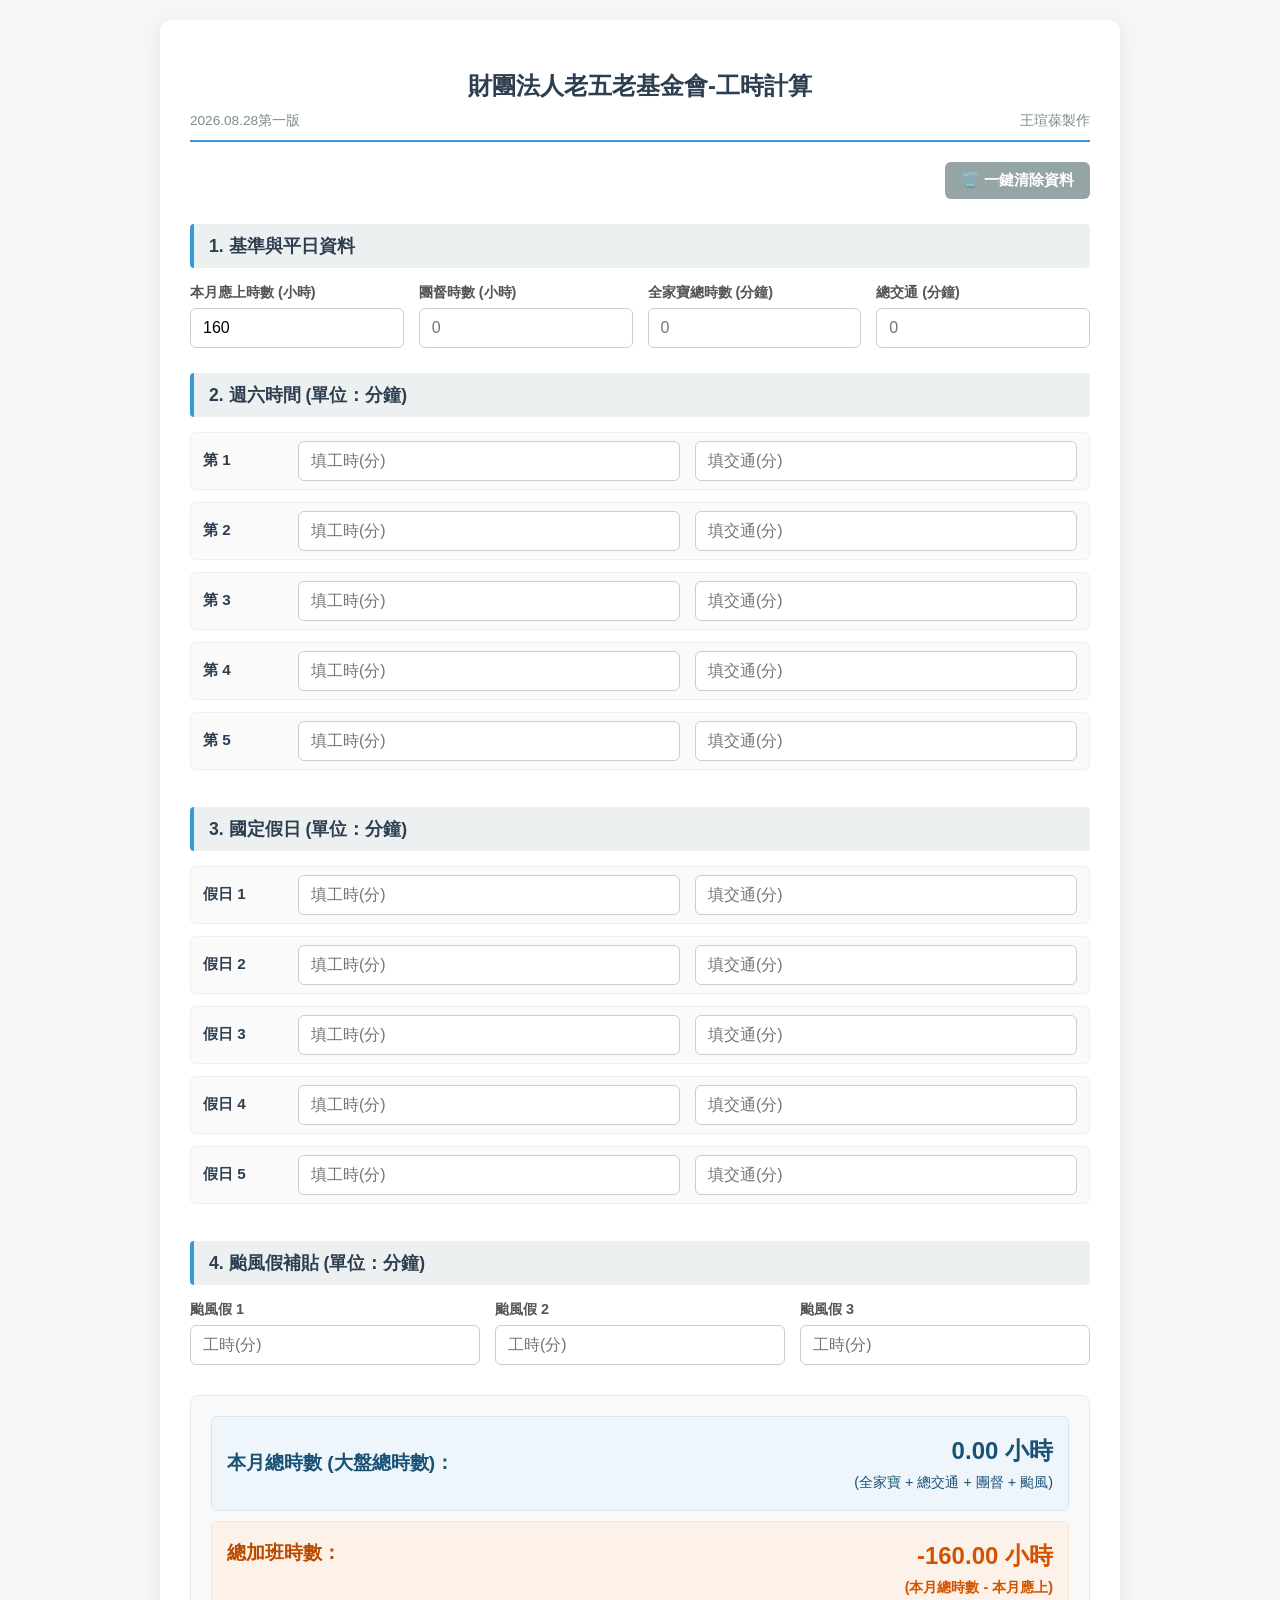
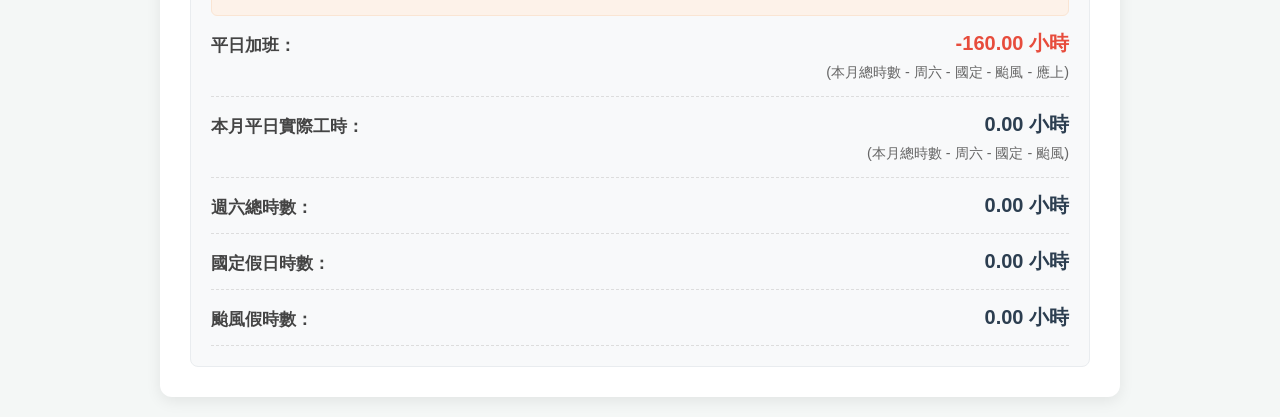
<file: OFO-index.html>
<!DOCTYPE html>
<html lang="zh-TW">
<head>
    <meta charset="UTF-8">
    <meta name="viewport" content="width=device-width, initial-scale=1.0">
    <title>財團法人老五老基金會-工時計算</title>
    <style>
        :root {
            --primary-color: #2c3e50;
            --accent-color: #3498db;
            --warning-color: #e74c3c;
            --success-color: #2ecc71;
            --bg-color: #f4f7f6;
        }

        body {
            font-family: -apple-system, BlinkMacSystemFont, "Segoe UI", Roboto, "Helvetica Neue", Arial, sans-serif;
            background-color: var(--bg-color);
            margin: 0;
            padding: 20px;
            color: #333;
        }

        .container {
            max-width: 900px;
            margin: 0 auto;
            background: #ffffff;
            padding: 30px;
            border-radius: 12px;
            box-shadow: 0 4px 15px rgba(0, 0, 0, 0.08);
        }

        h2 {
            text-align: center;
            color: var(--primary-color);
            margin-bottom: 10px;
        }

        /* 新增標題下方的資訊列樣式 */
        .header-info {
            display: flex;
            justify-content: space-between;
            font-size: 0.85rem;
            color: #7f8c8d;
            border-bottom: 2px solid var(--accent-color);
            padding-bottom: 10px;
            margin-bottom: 20px;
        }

        .header-actions {
            display: flex;
            justify-content: flex-end;
            margin-bottom: 10px;
        }

        .clear-btn {
            background-color: #95a5a6;
            color: white;
            border: none;
            padding: 8px 16px;
            border-radius: 6px;
            cursor: pointer;
            font-size: 0.95rem;
            font-weight: bold;
            transition: background-color 0.2s;
            display: flex;
            align-items: center;
            gap: 5px;
        }

        .clear-btn:hover {
            background-color: #7f8c8d;
        }

        .section-title {
            font-size: 1.1rem;
            font-weight: bold;
            color: var(--primary-color);
            margin-top: 25px;
            margin-bottom: 15px;
            background-color: #ecf0f1;
            padding: 10px 15px;
            border-left: 4px solid var(--accent-color);
            border-radius: 4px;
        }

        .input-grid {
            display: grid;
            grid-template-columns: repeat(auto-fit, minmax(180px, 1fr));
            gap: 15px;
        }

        .input-group {
            display: flex;
            flex-direction: column;
        }

        .time-entry-row {
            display: grid;
            grid-template-columns: 80px 1fr 1fr;
            gap: 15px;
            align-items: center;
            margin-bottom: 12px;
            background-color: #fafafa;
            padding: 8px 12px;
            border-radius: 6px;
            border: 1px solid #eee;
        }

        .time-entry-row label {
            margin: 0;
            color: #2c3e50;
            font-weight: bold;
            font-size: 0.95rem;
        }

        label {
            font-size: 0.9rem;
            margin-bottom: 6px;
            color: #555;
            font-weight: 600;
        }

        input {
            padding: 10px 12px;
            border: 1px solid #ccc;
            border-radius: 6px;
            font-size: 1rem;
            transition: border-color 0.2s;
            width: 100%;
            box-sizing: border-box;
        }

        input:focus {
            outline: none;
            border-color: var(--accent-color);
            background-color: #f0f8ff;
        }

        .alert-container {
            display: flex;
            flex-direction: column;
            gap: 8px;
            margin-bottom: 15px;
        }
        
        .inline-alert {
            color: var(--warning-color);
            background-color: #fde8e8;
            padding: 10px 15px;
            border-radius: 6px;
            font-size: 0.95rem;
            border-left: 4px solid var(--warning-color);
            animation: fadeIn 0.3s ease-in-out;
        }

        @keyframes fadeIn {
            from { opacity: 0; transform: translateY(-5px); }
            to { opacity: 1; transform: translateY(0); }
        }

        .results-card {
            background-color: #f8f9fa;
            border-radius: 8px;
            padding: 20px;
            margin-top: 30px;
            border: 1px solid #e9ecef;
        }

        .result-row {
            display: flex;
            justify-content: space-between;
            align-items: flex-start;
            padding: 14px 0;
            border-bottom: 1px dashed #ddd;
        }

        .result-row:last-child {
            border-bottom: none;
        }

        .result-label {
            font-weight: 600;
            color: #444;
            margin-top: 4px;
            font-size: 1.05rem;
        }

        .result-value-container {
            text-align: right;
        }

        .result-value {
            font-size: 1.25rem;
            font-weight: bold;
            color: var(--primary-color);
            transition: color 0.3s;
        }
        
        .sub-result {
            font-size: 0.9rem;
            color: #666;
            margin-top: 6px;
            font-weight: normal;
        }

        .alert-box {
            margin-top: 15px;
            padding: 15px;
            border-radius: 6px;
            font-weight: bold;
            text-align: center;
            display: none;
            font-size: 1.1rem;
        }

        .alert-box.danger {
            background-color: #fde8e8;
            color: var(--warning-color);
            border: 2px solid #f8b4b4;
            display: block;
            animation: blink 1s ease-in-out infinite alternate;
        }
        
        @keyframes blink {
            0% { box-shadow: 0 0 5px rgba(231, 76, 60, 0.2); }
            100% { box-shadow: 0 0 15px rgba(231, 76, 60, 0.8); }
        }

        @media (max-width: 600px) {
            .time-entry-row {
                grid-template-columns: 1fr;
                gap: 8px;
                text-align: center;
            }
            .time-entry-row label {
                margin-bottom: 5px;
            }
        }
    </style>
</head>
<body>

<div class="container">
    <h2>財團法人老五老基金會-工時計算</h2>
    
    <!-- 更新後的左右側資訊列 -->
    <div class="header-info">
        <span>2026.08.28第一版</span>
        <span>王瑄葆製作</span>
    </div>
    
    <div class="header-actions">
        <button class="clear-btn" onclick="clearFields()">🗑️ 一鍵清除資料</button>
    </div>

    <div class="section-title">1. 基準與平日資料</div>
    <div class="input-grid">
        <div class="input-group">
            <label>本月應上時數 (小時)</label>
            <input type="number" id="requiredHours" placeholder="例如: 160" step="0.1" value="160" oninput="calculateHours()">
        </div>
        <div class="input-group">
            <label>團督時數 (小時)</label>
            <input type="number" id="groupSupHours" placeholder="0" step="0.1" oninput="calculateHours()">
        </div>
        <div class="input-group">
            <label>全家寶總時數 (分鐘)</label>
            <input type="number" id="weekdayMin" placeholder="0" oninput="calculateHours()">
        </div>
        <div class="input-group">
            <label>總交通 (分鐘)</label>
            <input type="number" id="transportMin" placeholder="0" oninput="calculateHours()">
        </div>
    </div>

    <div class="section-title">2. 週六時間 (單位：分鐘)</div>
    <div id="saturdayContainer"></div>
    <!-- 週六超時警告專區 -->
    <div id="saturdayAlerts" class="alert-container"></div>

    <div class="section-title">3. 國定假日 (單位：分鐘)</div>
    <div id="holidayContainer"></div>
    <!-- 國定假日超時警告專區 -->
    <div id="holidayAlerts" class="alert-container"></div>

    <div class="section-title">4. 颱風假補貼 (單位：分鐘)</div>
    <div class="input-grid" style="grid-template-columns: repeat(auto-fit, minmax(120px, 1fr));">
        <div class="input-group"><label>颱風假 1</label><input type="number" id="typ1" placeholder="工時(分)" oninput="calculateHours()"></div>
        <div class="input-group"><label>颱風假 2</label><input type="number" id="typ2" placeholder="工時(分)" oninput="calculateHours()"></div>
        <div class="input-group"><label>颱風假 3</label><input type="number" id="typ3" placeholder="工時(分)" oninput="calculateHours()"></div>
    </div>

    <!-- 計算結果面板 -->
    <div class="results-card">
        
        <div class="result-row" style="background-color: #eef6fb; padding: 18px 15px; border-radius: 6px; align-items: center; border: 1px solid #d4e6f1;">
            <span class="result-label" style="font-size: 1.2rem; color: #1a5276; margin-top:0;">本月總時數 (大盤總時數)：</span>
            <div class="result-value-container">
                <span class="result-value" id="grandTotal" style="font-size: 1.5rem; color: #1a5276;">0.00 小時</span>
                <div class="sub-result" style="color:#1a5276;">(全家寶 + 總交通 + 團督 + 颱風)</div>
            </div>
        </div>

        <div class="result-row" style="background-color: #fdf2e9; padding: 18px 15px; border-radius: 6px; border: 1px solid #fae5d3; margin-top: 10px;">
            <span class="result-label" style="font-size: 1.2rem; color: #ba4a00; margin-top:0;">總加班時數：</span>
            <div class="result-value-container">
                <span class="result-value" id="overtimeTotal" style="font-size: 1.5rem; color: #d35400;">0.00 小時</span>
                <div class="sub-result ot-highlight" style="color:#d35400; font-weight:bold;">
                    (本月總時數 - 本月應上)
                </div>
            </div>
        </div>

        <div class="result-row">
            <span class="result-label">平日加班：</span>
            <div class="result-value-container">
                <span class="result-value" id="weekdayOvertimeDisplay">0.00 小時</span>
                <div class="sub-result">(本月總時數 - 周六 - 國定 - 颱風 - 應上)</div>
            </div>
        </div>

        <div class="result-row">
            <span class="result-label">本月平日實際工時：</span>
            <div class="result-value-container">
                <span class="result-value" id="weekdayTotal">0.00 小時</span>
                <div class="sub-result">(本月總時數 - 周六 - 國定 - 颱風)</div>
            </div>
        </div>

        <div class="result-row">
            <span class="result-label">週六總時數：</span>
            <div class="result-value-container">
                <span class="result-value" id="saturdayTotal">0.00 小時</span>
            </div>
        </div>

        <div class="result-row">
            <span class="result-label">國定假日時數：</span>
            <div class="result-value-container">
                <span class="result-value" id="holidayTotal">0.00 小時</span>
            </div>
        </div>

        <div class="result-row">
            <span class="result-label">颱風假時數：</span>
            <div class="result-value-container">
                <span class="result-value" id="typhoonTotal">0.00 小時</span>
            </div>
        </div>

        <div id="alertBox" class="alert-box"></div>
    </div>
</div>

<script>
    function generateGrid(containerId, prefix, labelText, count) {
        let html = '';
        for(let i=1; i<=count; i++) {
            html += `
            <div class="time-entry-row">
                <label>${labelText} ${i}</label>
                <input type="number" id="${prefix}W${i}" placeholder="填工時(分)" oninput="calculateHours()">
                <input type="number" id="${prefix}T${i}" placeholder="填交通(分)" oninput="calculateHours()">
            </div>`;
        }
        document.getElementById(containerId).innerHTML = html;
    }
    generateGrid('saturdayContainer', 'sat', '第', 5);
    generateGrid('holidayContainer', 'hol', '假日', 5);

    function getVal(id) {
        return parseFloat(document.getElementById(id).value) || 0;
    }

    function calculateHours() {
        const requiredHours = getVal('requiredHours');
        const groupSupHours = getVal('groupSupHours');
        const weekdayMin = getVal('weekdayMin');
        const transportMin = getVal('transportMin');
        
        let saturdayHours = 0;   
        let satAlertsHTML = '';
        
        for (let i = 1; i <= 5; i++) {
            let satDailyMin = getVal('satW' + i) + getVal('satT' + i);
            saturdayHours += satDailyMin / 60;
            
            if (satDailyMin > 480) {
                let excessMin = satDailyMin - 480;
                let excessHrs = (excessMin / 60).toFixed(2);
                satAlertsHTML += `
                    <div class="inline-alert">
                        ⚠️ <strong>第 ${i} 週六</strong> 合計達 ${satDailyMin} 分鐘，已超過 480 分鐘！<br>
                        👉 額外超出：<strong>${excessMin} 分鐘</strong> (折合 <strong>${excessHrs} 小時</strong>)
                    </div>`;
            }
        }
        document.getElementById('saturdayAlerts').innerHTML = satAlertsHTML;

        let holidayHoursOnly = 0;
        let holAlertsHTML = '';
        
        for (let i = 1; i <= 5; i++) {
            let holDailyMin = getVal('holW' + i) + getVal('holT' + i);
            holidayHoursOnly += holDailyMin / 60;
            
            if (holDailyMin > 480) {
                holAlertsHTML += `
                    <div class="inline-alert">
                        🛑 <strong>假日 ${i}</strong> 合計達 ${holDailyMin} 分鐘！<br>
                        👉 <strong>[警告不得超過8小時]</strong> 請確認您填寫的時數是否正確。
                    </div>`;
            }
        }
        document.getElementById('holidayAlerts').innerHTML = holAlertsHTML;
        
        let typhoonHoursOnly = 0;
        for (let i = 1; i <= 3; i++) {
            typhoonHoursOnly += getVal('typ' + i) / 60;
        }

        const baseSystemHours = (weekdayMin + transportMin) / 60 + groupSupHours;
        const grandTotalHours = baseSystemHours + typhoonHoursOnly;
        const totalOvertime = grandTotalHours - requiredHours;
        const weekdayOvertime = grandTotalHours - saturdayHours - holidayHoursOnly - typhoonHoursOnly - requiredHours;
        const finalWeekdayTotal = grandTotalHours - saturdayHours - holidayHoursOnly - typhoonHoursOnly;

        document.getElementById('grandTotal').innerText = grandTotalHours.toFixed(2) + " 小時";
        
        const totalOtEl = document.getElementById('overtimeTotal');
        totalOtEl.innerText = totalOvertime.toFixed(2) + " 小時";
        totalOtEl.style.color = totalOvertime > 46 ? 'var(--warning-color)' : '#d35400';

        const weekdayOtEl = document.getElementById('weekdayOvertimeDisplay');
        weekdayOtEl.innerText = weekdayOvertime.toFixed(2) + " 小時";
        weekdayOtEl.style.color = weekdayOvertime < 0 ? 'var(--warning-color)' : 'var(--primary-color)';

        document.getElementById('weekdayTotal').innerText = finalWeekdayTotal.toFixed(2) + " 小時";
        document.getElementById('saturdayTotal').innerText = saturdayHours.toFixed(2) + " 小時";
        document.getElementById('holidayTotal').innerText = holidayHoursOnly.toFixed(2) + " 小時";
        document.getElementById('typhoonTotal').innerText = typhoonHoursOnly.toFixed(2) + " 小時";

        const alertBox = document.getElementById('alertBox');
        if (totalOvertime > 46) {
            alertBox.className = "alert-box danger";
            alertBox.innerHTML = `🚨 警告：總加班時數已超過 46 小時上限，請盡速調整！`;
        } else {
            alertBox.style.display = "none";
        }
    }

    function clearFields() {
        if(confirm('確定要清除所有填寫的資料嗎？(本月應上時數將會保留)')) {
            document.getElementById('groupSupHours').value = '';
            document.getElementById('weekdayMin').value = '';
            document.getElementById('transportMin').value = '';
            
            for(let i=1; i<=3; i++) document.getElementById('typ'+i).value = '';
            for(let i=1; i<=5; i++) {
                document.getElementById('satW'+i).value = '';
                document.getElementById('satT'+i).value = '';
                document.getElementById('holW'+i).value = '';
                document.getElementById('holT'+i).value = '';
            }
            calculateHours();
        }
    }

    calculateHours();
</script>

</body>
</html>
</file>
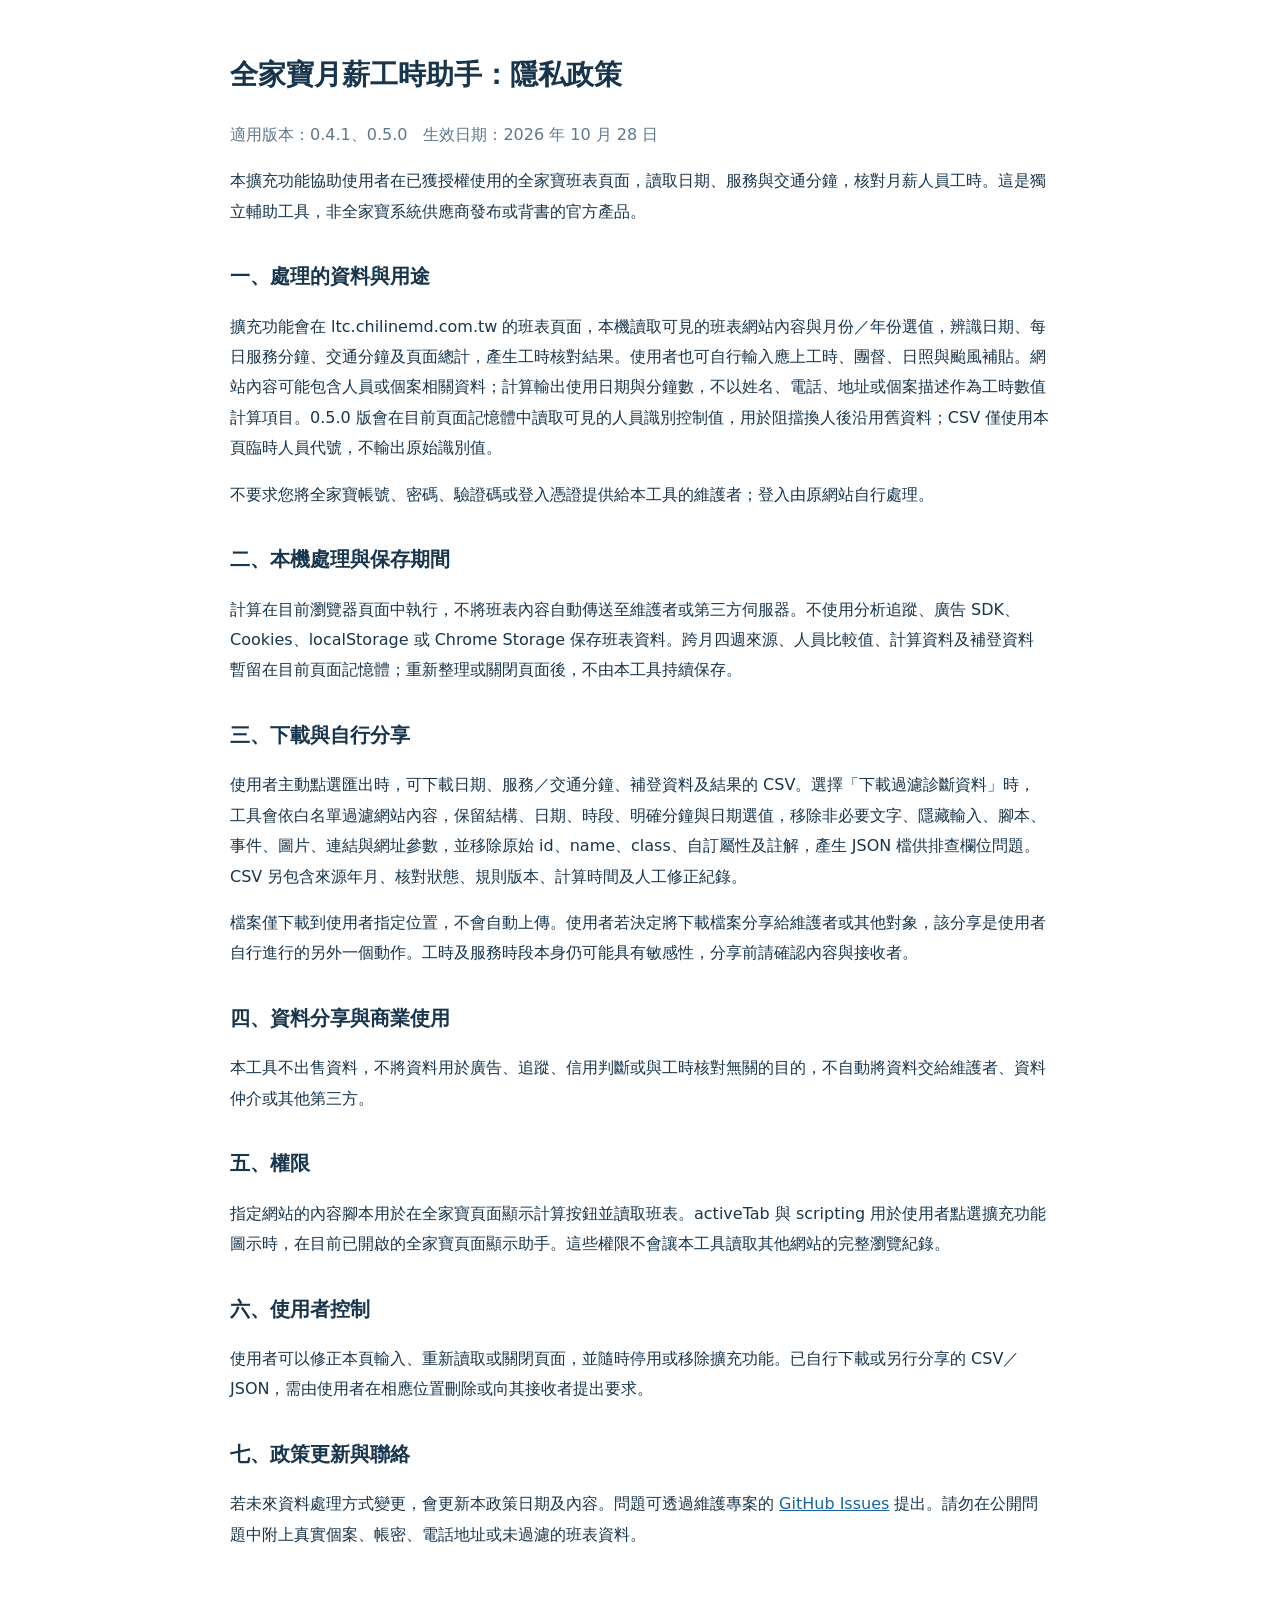
<file: chrome-extension/privacy.html>
<!doctype html><html lang="zh-Hant"><meta charset="utf-8"><meta name="viewport" content="width=device-width,initial-scale=1"><title>全家寶月薪工時助手｜隱私政策</title><style>body{max-width:820px;margin:48px auto;padding:0 24px;font:16px/1.9 system-ui;color:#18354c}h1{font-size:28px}h2{font-size:20px;margin-top:30px}a{color:#17669a}.meta{color:#61788b}</style><body>
<h1>全家寶月薪工時助手：隱私政策</h1><p class="meta">適用版本：0.4.1、0.5.0　生效日期：2026 年 10 月 28 日</p>
<p>本擴充功能協助使用者在已獲授權使用的全家寶班表頁面，讀取日期、服務與交通分鐘，核對月薪人員工時。這是獨立輔助工具，非全家寶系統供應商發布或背書的官方產品。</p>
<h2>一、處理的資料與用途</h2><p>擴充功能會在 ltc.chilinemd.com.tw 的班表頁面，本機讀取可見的班表網站內容與月份／年份選值，辨識日期、每日服務分鐘、交通分鐘及頁面總計，產生工時核對結果。使用者也可自行輸入應上工時、團督、日照與颱風補貼。網站內容可能包含人員或個案相關資料；計算輸出使用日期與分鐘數，不以姓名、電話、地址或個案描述作為工時數值計算項目。0.5.0 版會在目前頁面記憶體中讀取可見的人員識別控制值，用於阻擋換人後沿用舊資料；CSV 僅使用本頁臨時人員代號，不輸出原始識別值。</p>
<p>不要求您將全家寶帳號、密碼、驗證碼或登入憑證提供給本工具的維護者；登入由原網站自行處理。</p>
<h2>二、本機處理與保存期間</h2><p>計算在目前瀏覽器頁面中執行，不將班表內容自動傳送至維護者或第三方伺服器。不使用分析追蹤、廣告 SDK、Cookies、localStorage 或 Chrome Storage 保存班表資料。跨月四週來源、人員比較值、計算資料及補登資料暫留在目前頁面記憶體；重新整理或關閉頁面後，不由本工具持續保存。</p>
<h2>三、下載與自行分享</h2><p>使用者主動點選匯出時，可下載日期、服務／交通分鐘、補登資料及結果的 CSV。選擇「下載過濾診斷資料」時，工具會依白名單過濾網站內容，保留結構、日期、時段、明確分鐘與日期選值，移除非必要文字、隱藏輸入、腳本、事件、圖片、連結與網址參數，並移除原始 id、name、class、自訂屬性及註解，產生 JSON 檔供排查欄位問題。CSV 另包含來源年月、核對狀態、規則版本、計算時間及人工修正紀錄。</p>
<p>檔案僅下載到使用者指定位置，不會自動上傳。使用者若決定將下載檔案分享給維護者或其他對象，該分享是使用者自行進行的另外一個動作。工時及服務時段本身仍可能具有敏感性，分享前請確認內容與接收者。</p>
<h2>四、資料分享與商業使用</h2><p>本工具不出售資料，不將資料用於廣告、追蹤、信用判斷或與工時核對無關的目的，不自動將資料交給維護者、資料仲介或其他第三方。</p>
<h2>五、權限</h2><p>指定網站的內容腳本用於在全家寶頁面顯示計算按鈕並讀取班表。activeTab 與 scripting 用於使用者點選擴充功能圖示時，在目前已開啟的全家寶頁面顯示助手。這些權限不會讓本工具讀取其他網站的完整瀏覽紀錄。</p>
<h2>六、使用者控制</h2><p>使用者可以修正本頁輸入、重新讀取或關閉頁面，並隨時停用或移除擴充功能。已自行下載或另行分享的 CSV／JSON，需由使用者在相應位置刪除或向其接收者提出要求。</p>
<h2>七、政策更新與聯絡</h2><p>若未來資料處理方式變更，會更新本政策日期及內容。問題可透過維護專案的 <a href="https://github.com/bananamanwang/OFO-allmoneybackmehome/issues">GitHub Issues</a> 提出。請勿在公開問題中附上真實個案、帳密、電話地址或未過濾的班表資料。</p>
</body></html>
</file>
<file: excel-checker/style.css>
:root{--navy:#18334d;--blue:#1685db;--sky:#eaf5fd;--line:#d9e2ea;--ink:#25384a;--muted:#68798a;--bg:#f4f7f9;--danger:#c83232;--warning:#a76b00;--ok:#14785a}
*{box-sizing:border-box}
body{margin:0;background:var(--bg);color:var(--ink);font-family:"Noto Sans TC","PingFang TC","Microsoft JhengHei",sans-serif;line-height:1.55}
.wrap{width:min(1120px,calc(100% - 48px));margin:auto}.hero{background:linear-gradient(120deg,#15314b,#17669a);color:#fff;padding:22px 0 34px;border-bottom:5px solid #38a5ec}.hero-meta{display:flex;justify-content:space-between;gap:18px;margin-bottom:20px;color:#d9ebf7;font-size:15px;font-weight:750}.hero h1{margin:2px 0 5px;font-size:31px}.hero p{margin:0;color:#dcecf7}.hero .eyebrow{color:#8fd4ff;font-weight:800;letter-spacing:.12em;font-size:13px}.main-grid{display:grid;gap:20px;padding:28px 0 42px}.panel{background:#fff;border:1px solid #e1e7ec;border-radius:14px;box-shadow:0 5px 18px rgba(29,58,82,.07);padding:25px 28px}.section-heading,.heading-with-number{display:flex;gap:13px;align-items:flex-start}.section-heading>span,.heading-with-number>span{display:grid;place-items:center;background:var(--blue);color:#fff;font-weight:900;width:34px;height:34px;border-radius:9px;flex:none}.section-heading h2{font-size:21px;margin:0}.section-heading p{margin:0;color:var(--muted);font-size:14px}.between{justify-content:space-between}.form-grid{display:grid;gap:16px;margin-top:22px}.form-grid.four{grid-template-columns:repeat(4,1fr)}label{font-weight:750;color:#344a5e}select,input{display:block;width:100%;height:47px;margin-top:7px;border:1px solid #bdc9d2;border-radius:7px;background:#fff;padding:0 12px;color:#1c2e3d;font:inherit}input:focus,select:focus{outline:3px solid rgba(22,133,219,.16);border-color:var(--blue)}label em{color:#d22d2d;font-style:normal;font-size:13px}.hidden{display:none!important}.hint{color:#597085;margin:12px 0 0;font-size:14px}.required-adjustment{display:block;margin:6px 0 0;color:#d92d20;font-size:14px;font-weight:800;line-height:1.45}.calendar-groups{display:grid;grid-template-columns:1fr 1fr;gap:14px;margin-top:18px}.calendar-group{padding:15px 16px;border:1px solid #d9e3ea;border-radius:10px;background:#f8fbfd}.calendar-group h3{margin:0;font-size:16px}.calendar-group p{margin:5px 0 0;color:var(--muted);font-size:13px}.holiday-group{background:#fffbf4;border-color:#efd7ad}.tag-row{display:flex;flex-wrap:wrap;gap:8px;margin-top:11px}.tag{padding:5px 10px;background:#eef4f8;border-radius:999px;font-size:13px;color:#445d70}.tag.holiday{background:#fff0dd;color:#914700}.tag.empty-tag{background:#f3f5f6;color:#71808b}.drop-zone{margin-top:20px;min-height:118px;border:2px dashed #93b9d4;border-radius:12px;background:#f5fbff;display:flex;flex-direction:column;align-items:center;justify-content:center;cursor:pointer;transition:.15s}.drop-zone:hover,.drop-zone.drag{background:#e7f5ff;border-color:var(--blue)}.drop-zone input{position:absolute;opacity:0;pointer-events:none}.drop-zone strong{font-size:19px;color:#126eae}.drop-zone span{font-size:14px;color:var(--muted)}.privacy-note{margin-top:10px;text-align:center;color:var(--muted);font-size:13px}.status,.warnings{margin-top:18px;padding:12px 14px;border-radius:8px;background:#eef6fc;color:#245878}.status.error,.warnings{background:#fff4e5;color:#7a5000;border-left:4px solid #f0a000}.table-wrap{overflow:auto;margin-top:18px;border:1px solid var(--line);border-radius:9px}table{width:100%;border-collapse:collapse;white-space:nowrap}th{background:#edf2f5;color:#40566a;font-size:13px;text-align:left}th,td{padding:11px 12px;border-bottom:1px solid var(--line)}tbody tr:last-child td{border-bottom:0}.check-ok{color:var(--ok);font-weight:800}.check-bad{color:var(--danger);font-weight:800}.results-panel.muted{opacity:.64}.summary-grid{display:grid;grid-template-columns:repeat(3,1fr);gap:14px;margin-top:22px}.summary-card{padding:18px;border-radius:11px;border-top:4px solid}.summary-card small,.summary-card span{display:block;color:var(--muted)}.summary-card strong{display:block;font-size:28px;margin:4px 0}.summary-card.blue{background:#edf7ff;border-color:#258bd3}.summary-card.teal{background:#edfaf7;border-color:#20a284}.summary-card.purple{background:#f5f0ff;border-color:#805bd4}.summary-card.overtime-warning{background:#090909;border-color:#ff3b3b;color:#ff4d4d;box-shadow:0 0 0 2px rgba(255,59,59,.16)}.summary-card.overtime-warning small,.summary-card.overtime-warning span,.summary-card.overtime-warning strong{color:#ff4d4d}.card-warning{display:block;margin-top:8px;color:#ff4d4d;font-size:14px}.detail-grid{display:grid;grid-template-columns:repeat(3,1fr);gap:10px;margin:22px 0}.metric{min-height:92px;padding:15px;border:1px solid var(--line);border-left:4px solid #d7e3eb;border-radius:9px;background:#fbfcfd}.metric span{display:block;color:var(--muted);font-size:13px}.metric strong{font-size:20px}.badge{display:inline-block;font-size:12px;margin-left:6px;padding:2px 6px;border-radius:4px}.badge.danger{color:#fff;background:var(--danger)}h3{font-size:17px;margin:24px 0 0}.empty{text-align:center;color:var(--muted);padding:25px}.secondary{align-self:center;border:1px solid #b7c4ce;background:#fff;border-radius:7px;color:#40566a;padding:8px 13px;cursor:pointer}details{margin-top:18px;background:#f6f8fa;padding:11px 14px;border-radius:8px;color:#506579}details p{margin:8px 0 0}
.subnote{margin:4px 0 0;color:var(--muted);font-size:13px}.check-neutral{color:#6b7784;font-weight:800}
.field-error{margin-top:14px;padding:10px 12px;border-radius:7px;background:#fff0f0;color:#a12525;border-left:4px solid var(--danger);font-weight:800}.warnings.blocking{background:#fff0f0;color:#8d2424;border-color:var(--danger)}.warnings div+div{margin-top:6px}.compact-table{margin-top:10px}.file-details{margin-top:18px;background:#f8fafb;border:1px solid var(--line)}.file-details>summary,.result-details>summary{cursor:pointer;font-weight:850;color:#304a5e}.audit-sections{display:grid;gap:12px;margin-top:22px}.result-details{margin:0;background:#f8fafb;border:1px solid var(--line);padding:14px 16px}.result-details>summary{display:flex;justify-content:space-between;align-items:center}.result-details>summary small{font-weight:500;color:var(--muted)}.notice-note{padding:8px 10px;border-radius:6px;background:#fff7e6;color:#7b5700}
.holiday-detail-row{background:#fff7e8}.holiday-detail-row:hover{background:#ffefd1}.holiday-detail-label{color:#b14f00;font-weight:900}
.saturday-detail-row{background:#f3f9fe}.saturday-detail-row:hover{background:#e9f5fd}
.result-actions{display:flex;align-self:center;gap:8px}.secondary:hover{background:#f4f7f9}.secondary.danger-secondary{border-color:#d9aaaa;background:#fff7f7;color:#a12525}.secondary.danger-secondary:hover{background:#ffecec}
@media(max-width:850px){.form-grid.four{grid-template-columns:repeat(2,1fr)}.detail-grid{grid-template-columns:repeat(2,1fr)}.metric:nth-child(2n){border-right:0}.summary-grid{grid-template-columns:1fr}}

/* Overtime results hierarchy */
.overtime-layout{grid-template-columns:repeat(2,minmax(0,1fr));margin-bottom:10px}
.prominent-metric{min-height:112px;padding:19px 21px;border-left-width:5px}
.prominent-metric>span,.saturday-stat span{font-size:15px;font-weight:800}
.prominent-metric>strong,.saturday-stat strong{display:block;margin-top:5px;font-size:29px;font-weight:900;line-height:1.2}
.weekday-overtime-metric{grid-column:1/-1;background:#fff8e8;border-color:#e3a62b}
.saturday-metric{grid-column:1/-1;display:block;background:#eef7ff;border-color:#258bd3}
.saturday-stat{padding:2px 18px;border-left:1px solid #c9e0f0}
.saturday-stat:first-child{padding-left:0;border-left:0}
.saturday-total-stat{padding:0 0 14px;border-bottom:1px solid #c9e0f0}
.saturday-tier-grid{display:grid;grid-template-columns:repeat(3,minmax(0,1fr));padding-top:14px}
.holiday-overtime-metric{background:#fff5ef;border-color:#df7134}
.secondary-metrics{grid-template-columns:repeat(4,minmax(0,1fr));margin-top:10px}
.secondary-metrics .metric{min-height:78px;background:#f7f9fa}
@media(max-width:850px){.secondary-metrics{grid-template-columns:repeat(2,1fr)}.saturday-metric{grid-template-columns:1fr}.saturday-stat{padding:10px 0;border-left:0;border-top:1px solid #c9e0f0}.saturday-stat:first-child{border-top:0}}

/* Shared semantic colors: work blue, transport teal, overtime purple. */
.summary-card.blue{color:#175cd3}
.summary-card.teal{color:#147a67}
.summary-card.purple{color:#5b3fa3}
.weekday-overtime-metric>span,.weekday-overtime-metric>strong{color:#8a5a00}
.saturday-metric .saturday-stat span,.saturday-metric .saturday-stat strong{color:#175cd3}
.saturday-metric .saturday-over8 span,.saturday-metric .saturday-over8 strong{color:#d92d20}
.holiday-overtime-metric>span,.holiday-overtime-metric>strong{color:#b54708}
.over-eight-heading{color:var(--danger)}
.file-remove{border:1px solid #d9aaaa;background:#fff7f7;color:#a12525;border-radius:6px;padding:6px 10px;font:inherit;font-weight:750;cursor:pointer}
.file-remove:hover{background:#ffecec}
</file>
